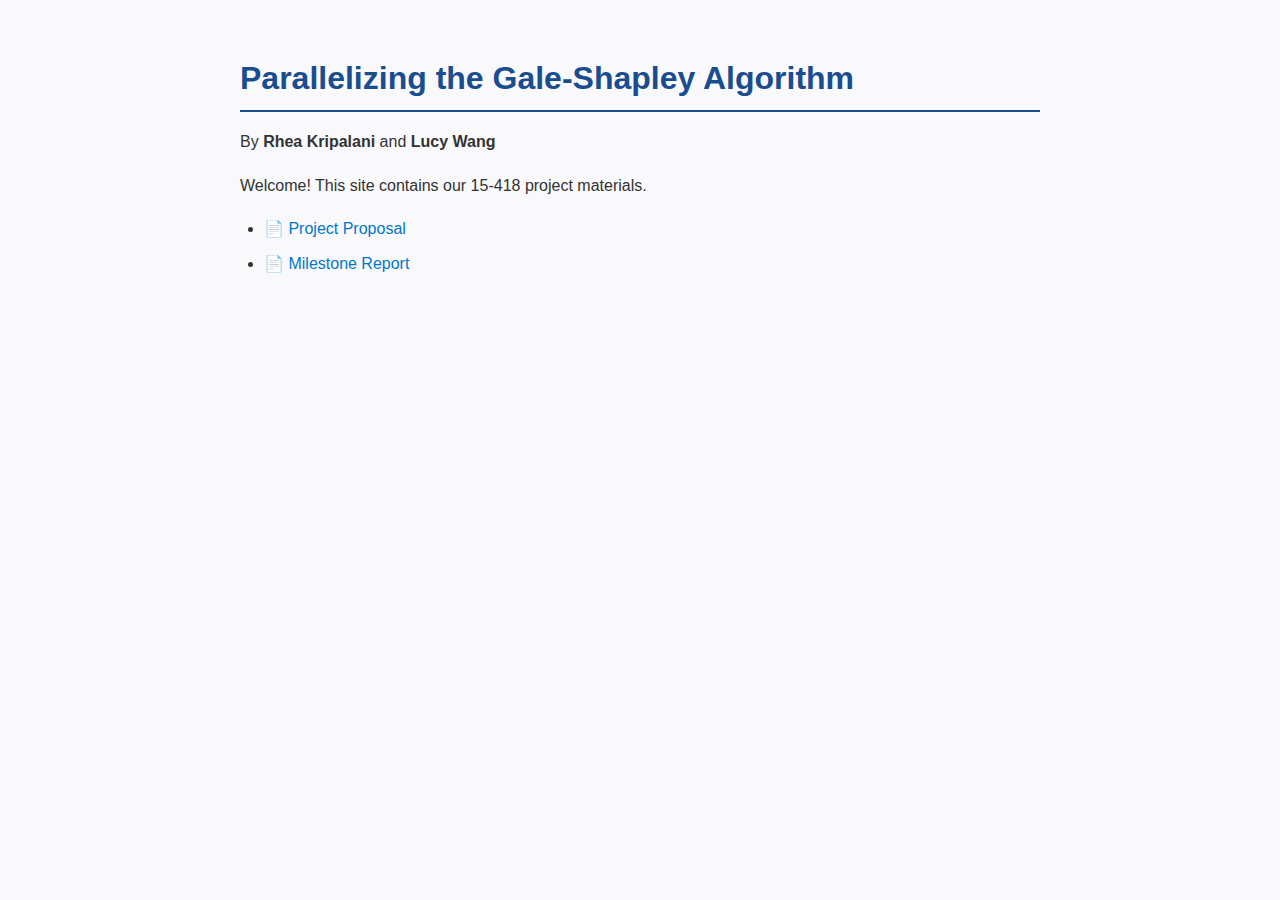
<file: index.html>
<!DOCTYPE html>
<html lang="en">
<head>
  <meta charset="UTF-8">
  <title>Gale-Shapley Project</title>
  <link rel="stylesheet" href="style.css">
</head>
<body>
  <h1>Parallelizing the Gale-Shapley Algorithm</h1>
  <p>By <strong>Rhea Kripalani</strong> and <strong>Lucy Wang</strong></p>

  <p>Welcome! This site contains our 15-418 project materials.</p>
  
  <ul>
    <li><a href="proposal.html">📄 Project Proposal</a></li>
    <li><a href="milestone.html">📄 Milestone Report</a></li>
  </ul>
</body>
</html>
</file>
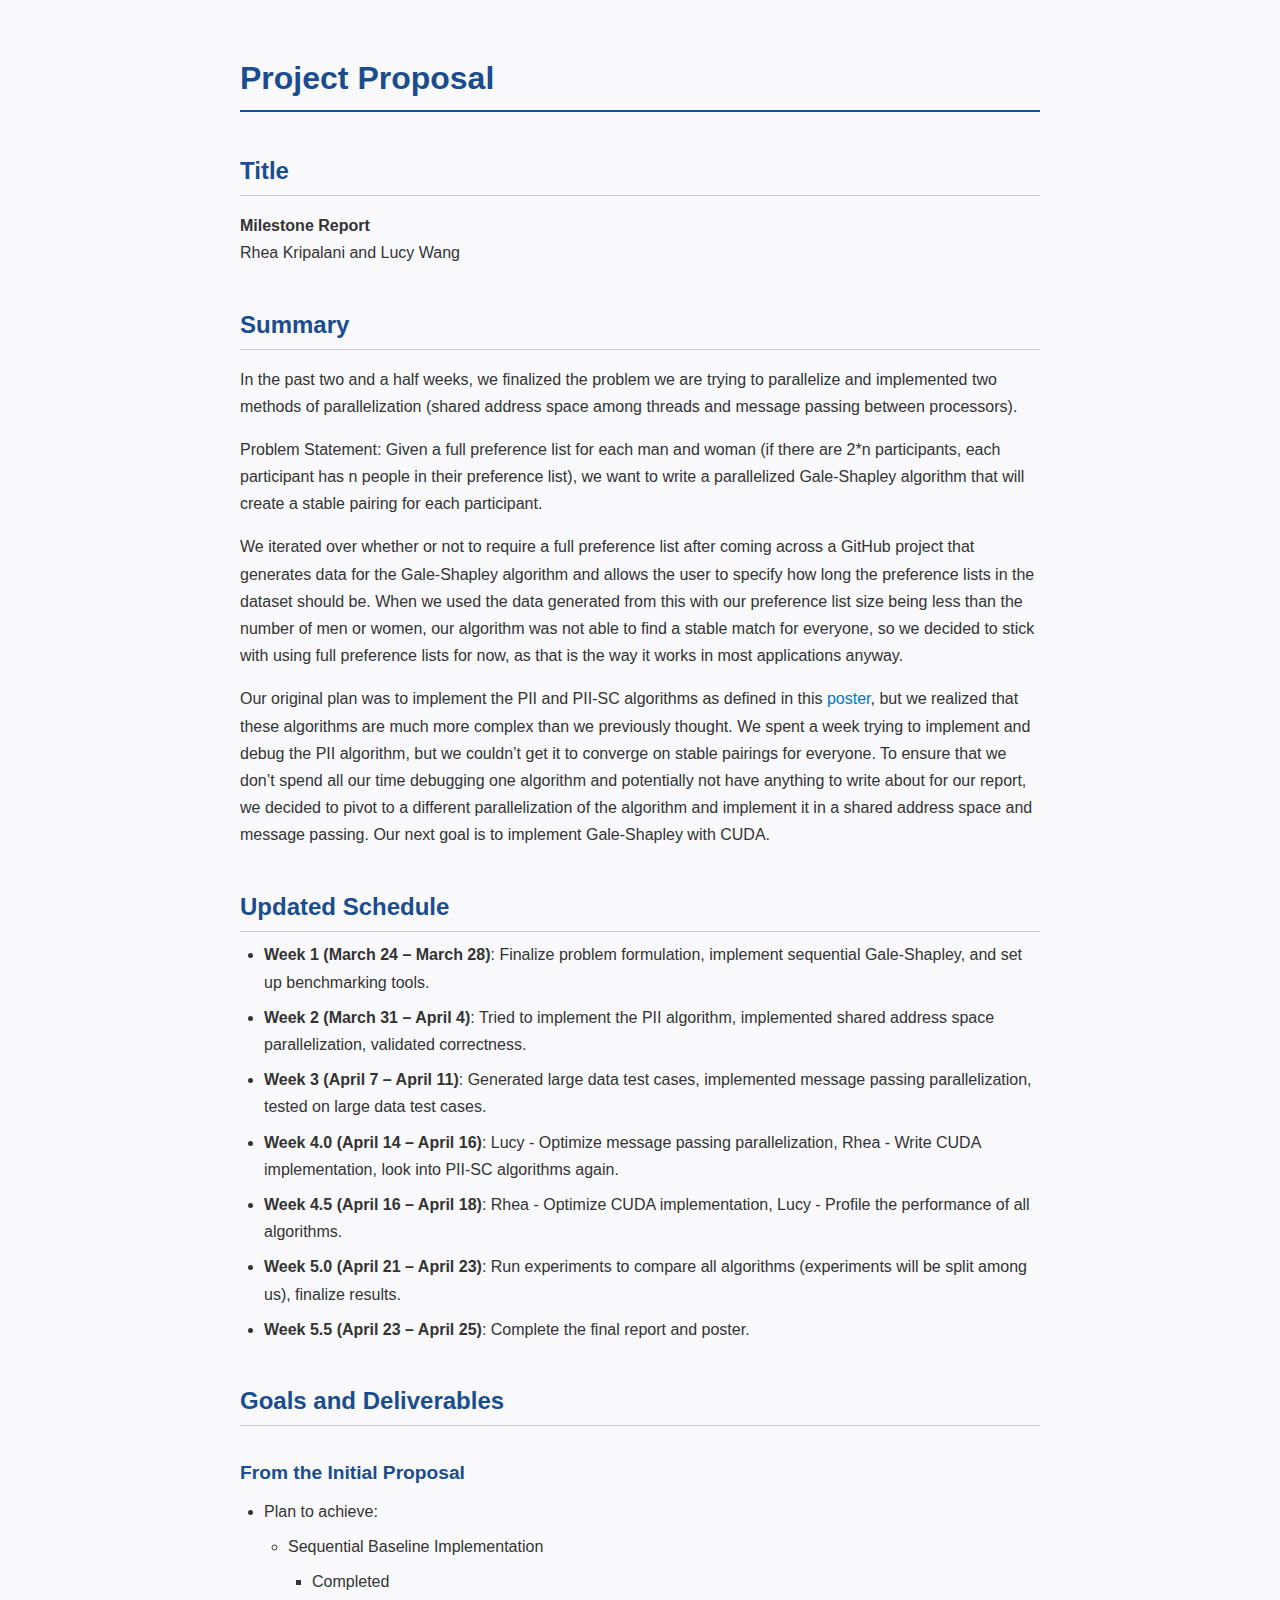
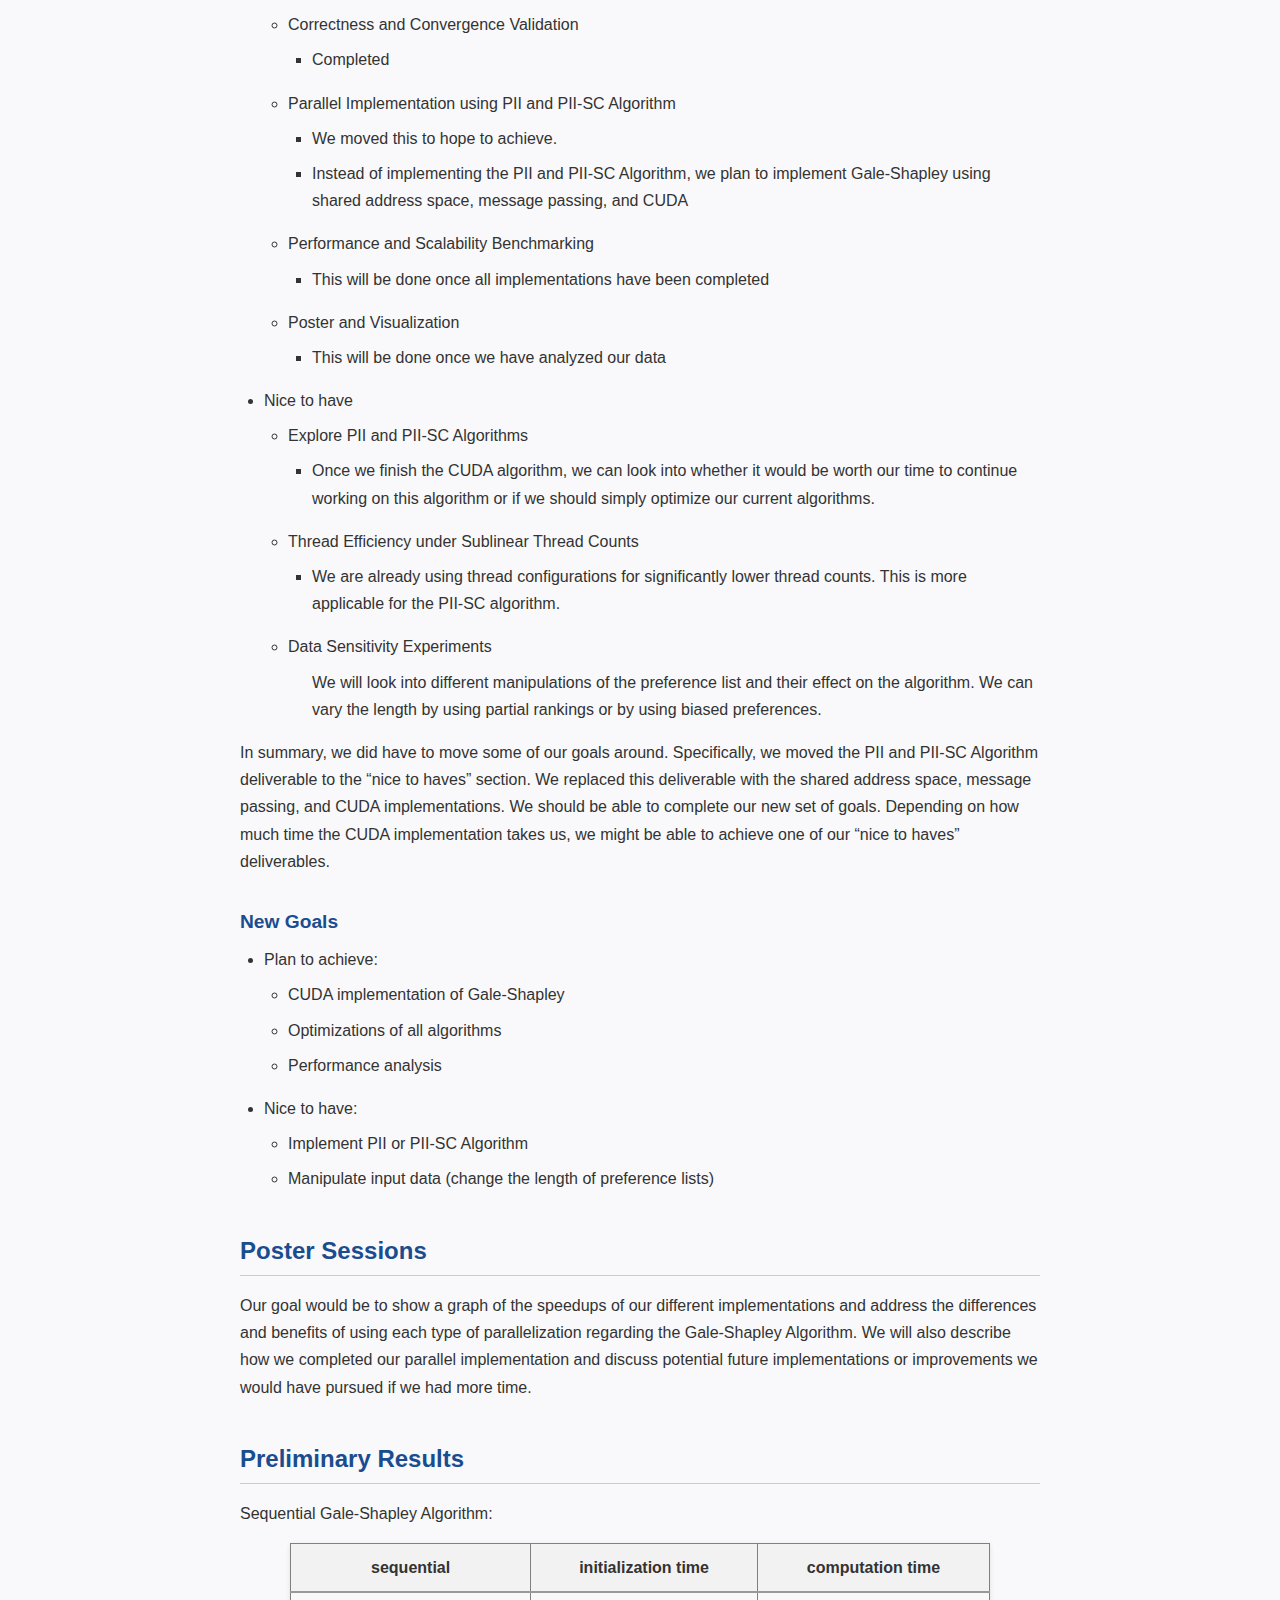
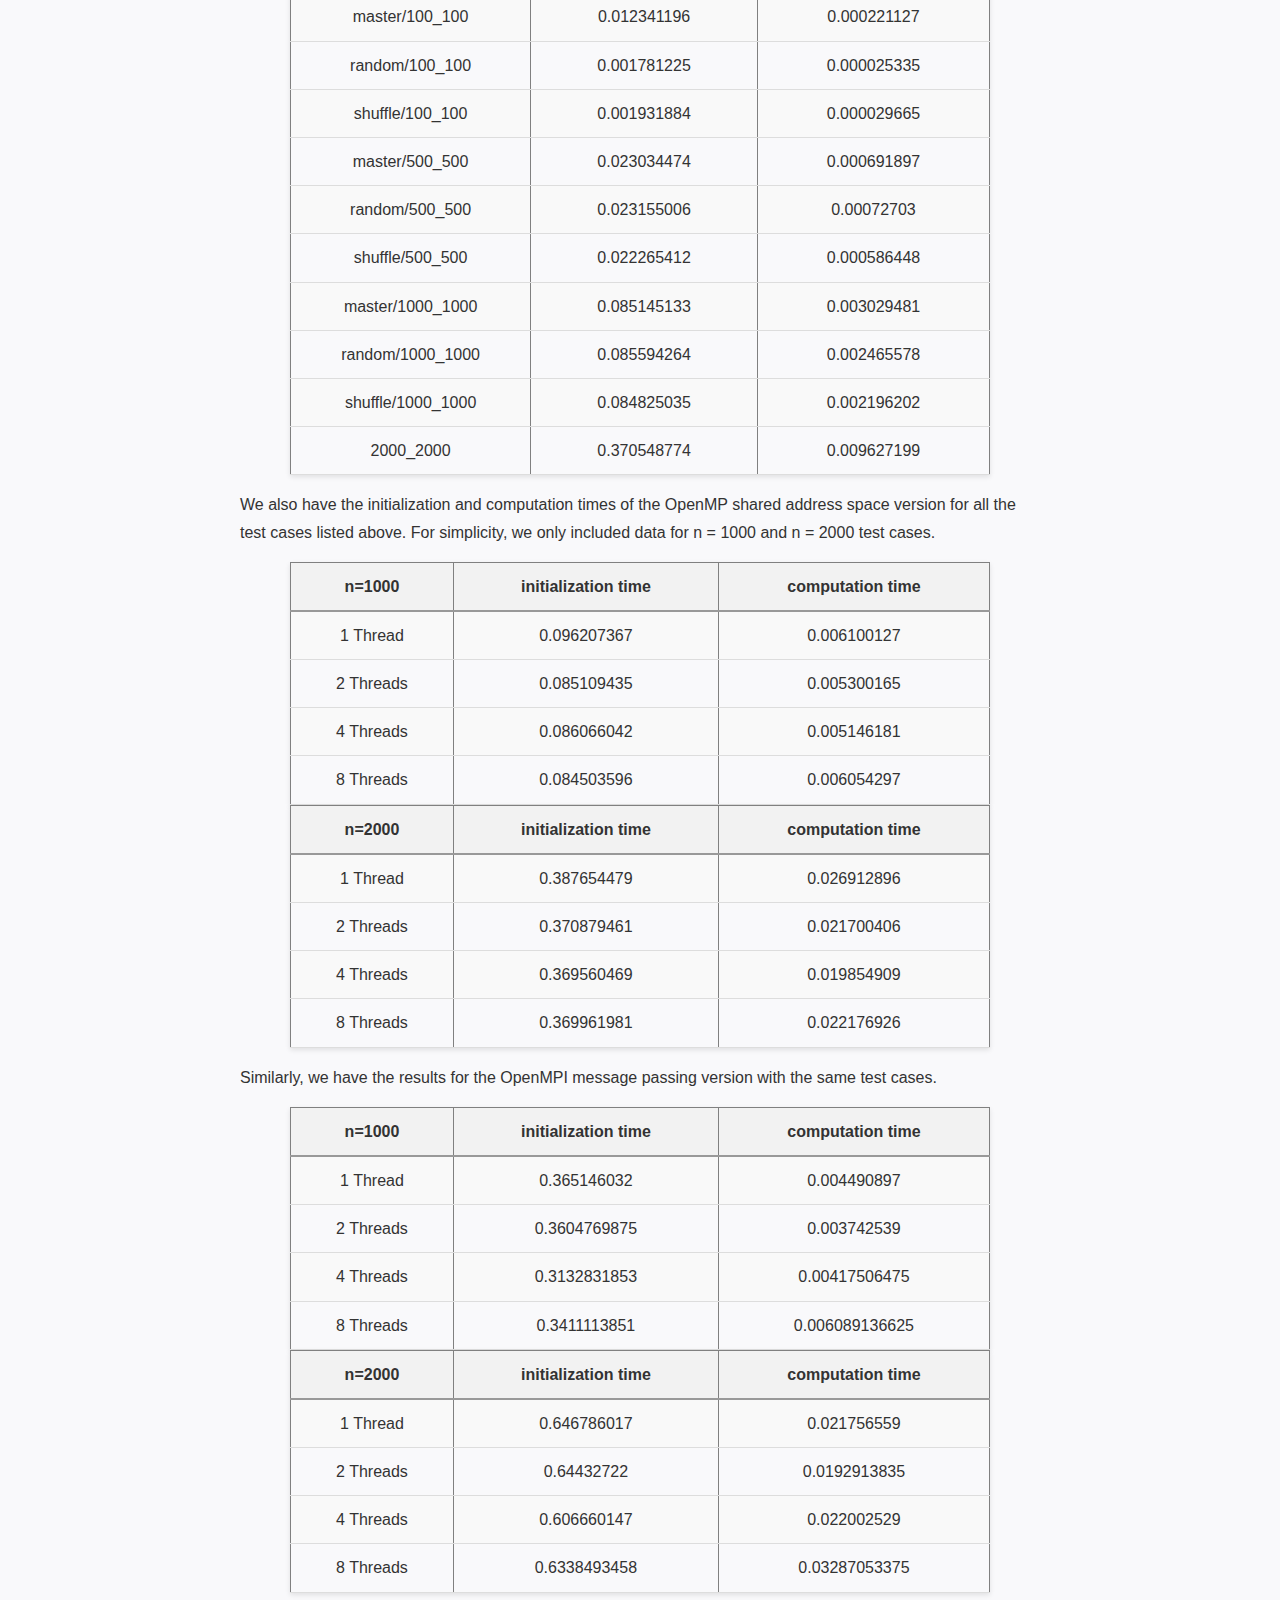
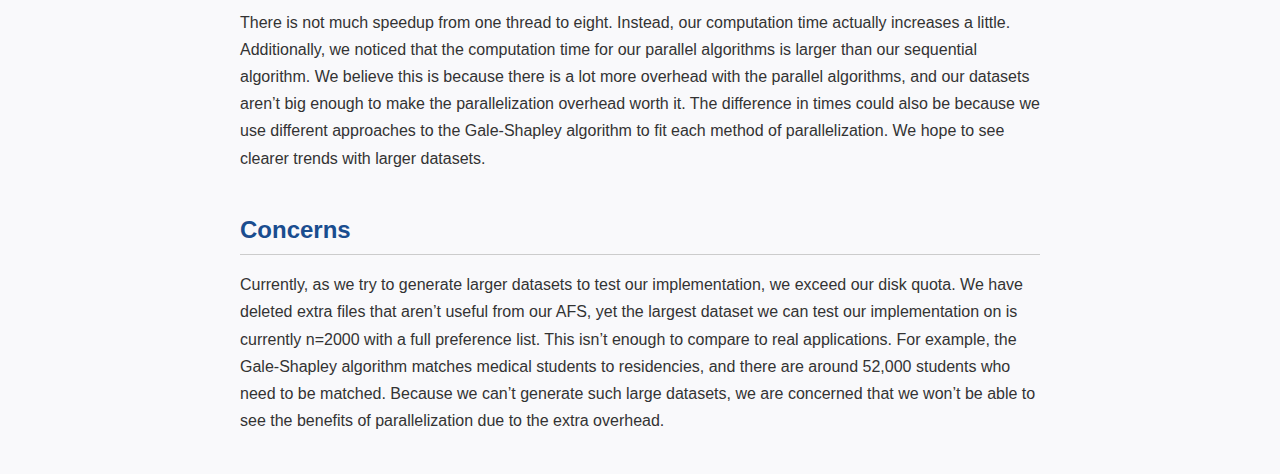
<file: milestone.html>
<!DOCTYPE html>
<html lang="en">
<head>
  <meta charset="UTF-8">
  <title>Milestone Report - Gale-Shapley</title>
  <link rel="stylesheet" href="style.css">
</head>
<body>
  <h1>Project Proposal</h1>

  <h2>Title</h2>
  <p><strong>Milestone Report</strong><br>
  Rhea Kripalani and Lucy Wang</p>

  <h2>Summary</h2>
  <p>In the past two and a half weeks, we finalized the problem we are trying to parallelize and implemented two methods of parallelization (shared address space among threads and message passing between processors). </p>
  <p>Problem Statement: Given a full preference list for each man and woman (if there are 2*n participants, each participant has n people in their preference list), we want to write a parallelized Gale-Shapley algorithm that will create a stable pairing for each participant. </p>
  <p>We iterated over whether or not to require a full preference list after coming across a GitHub project that generates data for the Gale-Shapley algorithm and allows the user to specify how long the preference lists in the dataset should be. When we used the data generated from this with our preference list size being less than the number of men or women, our algorithm was not able to find a stable match for everyone, so we decided to stick with using full preference lists for now, as that is the way it works in most applications anyway.</p>
  <p>Our original plan was to implement the PII and PII-SC algorithms as defined in this <a href="https://github.com/bryancjones/gale-shapley">poster</a>, but we realized that these algorithms are much more complex than we previously thought. We spent a week trying to implement and debug the PII algorithm, but we couldn’t get it to converge on stable pairings for everyone. To ensure that we don’t spend all our time debugging one algorithm and potentially not have anything to write about for our report, we decided to pivot to a different parallelization of the algorithm and implement it in a shared address space and message passing. Our next goal is to implement Gale-Shapley with CUDA. </p>

  <h2>Updated Schedule</h2>
  <ul>
    <li><strong>Week 1 (March 24 – March 28)</strong>: Finalize problem formulation, implement sequential Gale-Shapley, and set up benchmarking tools.</li>
    <li><strong>Week 2 (March 31 – April 4)</strong>: Tried to implement the PII algorithm, implemented shared address space parallelization, validated correctness.</li>
    <li><strong>Week 3 (April 7 – April 11)</strong>: Generated large data test cases, implemented message passing parallelization, tested on large data test cases.</li>
    <li><strong>Week 4.0 (April 14 – April 16)</strong>: Lucy - Optimize message passing parallelization, Rhea - Write CUDA implementation, look into PII-SC algorithms again.</li>
    <li><strong>Week 4.5 (April 16 – April 18)</strong>: Rhea - Optimize CUDA implementation, Lucy - Profile the performance of all algorithms.</li>
    <li><strong>Week 5.0 (April 21 – April 23)</strong>: Run experiments to compare all algorithms (experiments will be split among us), finalize results.</li>
    <li><strong>Week 5.5 (April 23 – April 25)</strong>: Complete the final report and poster.</li>
    
  </ul>
  
  <h2>Goals and Deliverables</h2>

  <h3>From the Initial Proposal</h3>
  <ul>
    <li>Plan to achieve:</li>
    <ul>
      <li>Sequential Baseline Implementation</li>
      <ul>
        <li>Completed</li>
      </ul>
      <li>Correctness and Convergence Validation</li>
      <ul>
        <li>Completed</li>
      </ul>
      <li>Parallel Implementation using PII and PII-SC Algorithm</li>
      <ul>
        <li>We moved this to hope to achieve.</li>
        <li>Instead of implementing the PII and PII-SC Algorithm, we plan to implement Gale-Shapley using shared address space, message passing, and CUDA</li>
      </ul>
      <li>Performance and Scalability Benchmarking</li>
      <ul>
        <li>This will be done once all implementations have been completed</li>
      </ul>
      <li>Poster and Visualization</li>
      <ul>
        <li>This will be done once we have analyzed our data</li>
      </ul>
    </ul>
    <li>Nice to have</li>
    <ul>
      <li>Explore PII and PII-SC Algorithms</li>
      <ul>
        <li>Once we finish the CUDA algorithm, we can look into whether it would be worth our time to continue working on this algorithm or if we should simply optimize our current algorithms.</li>
      </ul>
      <li>Thread Efficiency under Sublinear Thread Counts</li>
      <ul>
        <li>We are already using thread configurations for significantly lower thread counts. This is more applicable for the PII-SC algorithm.</li>
      </ul>
      <li>Data Sensitivity Experiments</li>
      <ul>We will look into different manipulations of the preference list and their effect on the algorithm. We can vary the length by using partial rankings or by using biased preferences.</ul>
    </ul>
  </ul>
  <p>In summary, we did have to move some of our goals around. Specifically, we moved the PII and PII-SC Algorithm deliverable to the “nice to haves” section. We replaced this deliverable with the shared address space, message passing, and CUDA implementations. We should be able to complete our new set of goals. Depending on how much time the CUDA implementation takes us, we might be able to achieve one of our “nice to haves” deliverables.</p>

  <h3>New Goals</h3>
  <ul>
    <li>Plan to achieve:</li>
    <ul>
      <li>CUDA implementation of Gale-Shapley</li>
      <li>Optimizations of all algorithms</li>
      <li>Performance analysis</li>
    </ul>
    <li>Nice to have:</li>
    <ul>
      <li>Implement PII or PII-SC Algorithm</li>
      <li>Manipulate input data (change the length of preference lists)</li>
    </ul>
  </ul>

  <h2>Poster Sessions</h2>
  <p>Our goal would be to show a graph of the speedups of our different implementations and address the differences and benefits of using each type of parallelization regarding the Gale-Shapley Algorithm. We will also describe how we completed our parallel implementation and discuss potential future implementations or improvements we would have pursued if we had more time.</p>

  <h2>Preliminary Results</h2>
  <p>Sequential Gale-Shapley Algorithm:</p>
  <table border="1">
    <tr>
    <th><strong>sequential</strong></th>
    <th>initialization time</th>
    <th>computation time</th>
    </tr>
    <tr><td>master/100_100</td><td>0.012341196</td><td>0.000221127</td></tr>
    <tr><td>random/100_100</td><td>0.001781225</td><td>0.000025335</td></tr>
    <tr><td>shuffle/100_100</td><td>0.001931884</td><td>0.000029665</td></tr>
    <tr><td>master/500_500</td><td>0.023034474</td><td>0.000691897</td></tr>
    <tr><td>random/500_500</td><td>0.023155006</td><td>0.00072703</td></tr>
    <tr><td>shuffle/500_500</td><td>0.022265412</td><td>0.000586448</td></tr>
    <tr><td>master/1000_1000</td><td>0.085145133</td><td>0.003029481</td></tr>
    <tr><td>random/1000_1000</td><td>0.085594264</td><td>0.002465578</td></tr>
    <tr><td>shuffle/1000_1000</td><td>0.084825035</td><td>0.002196202</td></tr>
    <tr><td>2000_2000</td><td>0.370548774</td><td>0.009627199</td></tr>
  </table>
  <p>We also have the initialization and computation times of the OpenMP shared address space version for all the test cases listed above. For simplicity, we only included data for n = 1000 and n = 2000 test cases.</p>
  <table border="1">
    <tr>
      <th>n=1000</th>
      <th>initialization time</th>
      <th>computation time</th>
    </tr>
    <tr><td>1 Thread</td><td>0.096207367</td><td>0.006100127</td></tr>
    <tr><td>2 Threads</td><td>0.085109435</td><td>0.005300165</td></tr>
    <tr><td>4 Threads</td><td>0.086066042</td><td>0.005146181</td></tr>
    <tr><td>8 Threads</td><td>0.084503596</td><td>0.006054297</td></tr>
  </table>

  <table border="1">
    <tr>
      <th>n=2000</th>
      <th>initialization time</th>
      <th>computation time</th>
    </tr>
    <tr><td>1 Thread</td><td>0.387654479</td><td>0.026912896</td></tr>
    <tr><td>2 Threads</td><td>0.370879461</td><td>0.021700406</td></tr>
    <tr><td>4 Threads</td><td>0.369560469</td><td>0.019854909</td></tr>
    <tr><td>8 Threads</td><td>0.369961981</td><td>0.022176926</td></tr>
  </table>
  <p>Similarly, we have the results for the OpenMPI message passing version with the same test cases.</p>
  <table border="1">
    <tr>
      <th>n=1000</th>
      <th>initialization time</th>
      <th>computation time</th>
    </tr>
    <tr><td>1 Thread</td><td>0.365146032</td><td>0.004490897</td></tr>
    <tr><td>2 Threads</td><td>0.3604769875</td><td>0.003742539</td></tr>
    <tr><td>4 Threads</td><td>0.3132831853</td><td>0.00417506475</td></tr>
    <tr><td>8 Threads</td><td>0.3411113851</td><td>0.006089136625</td></tr>
  </table>

  <table border="1">
    <tr>
      <th>n=2000</th>
      <th>initialization time</th>
      <th>computation time</th>
    </tr>
    <tr><td>1 Thread</td><td>0.646786017</td><td>0.021756559</td></tr>
    <tr><td>2 Threads</td><td>0.64432722</td><td>0.0192913835</td></tr>
    <tr><td>4 Threads</td><td>0.606660147</td><td>0.022002529</td></tr>
    <tr><td>8 Threads</td><td>0.6338493458</td><td>0.03287053375</td></tr>
  </table>
  <p>There is not much speedup from one thread to eight. Instead, our computation time actually increases a little. Additionally, we noticed that the computation time for our parallel algorithms is larger than our sequential algorithm. We believe this is because there is a lot more overhead with the parallel algorithms, and our datasets aren’t big enough to make the parallelization overhead worth it. The difference in times could also be because we use different approaches to the Gale-Shapley algorithm to fit each method of parallelization. We hope to see clearer trends with larger datasets.</p>

  <h2>Concerns</h2>
  <p>Currently, as we try to generate larger datasets to test our implementation, we exceed our disk quota. We have deleted extra files that aren’t useful from our AFS, yet the largest dataset we can test our implementation on is currently n=2000 with a full preference list. This isn’t enough to compare to real applications. For example, the Gale-Shapley algorithm matches medical students to residencies, and there are around 52,000 students who need to be matched. Because we can’t generate such large datasets, we are concerned that we won’t be able to see the benefits of parallelization due to the extra overhead.</p>
  

</body>
</html>
</file>
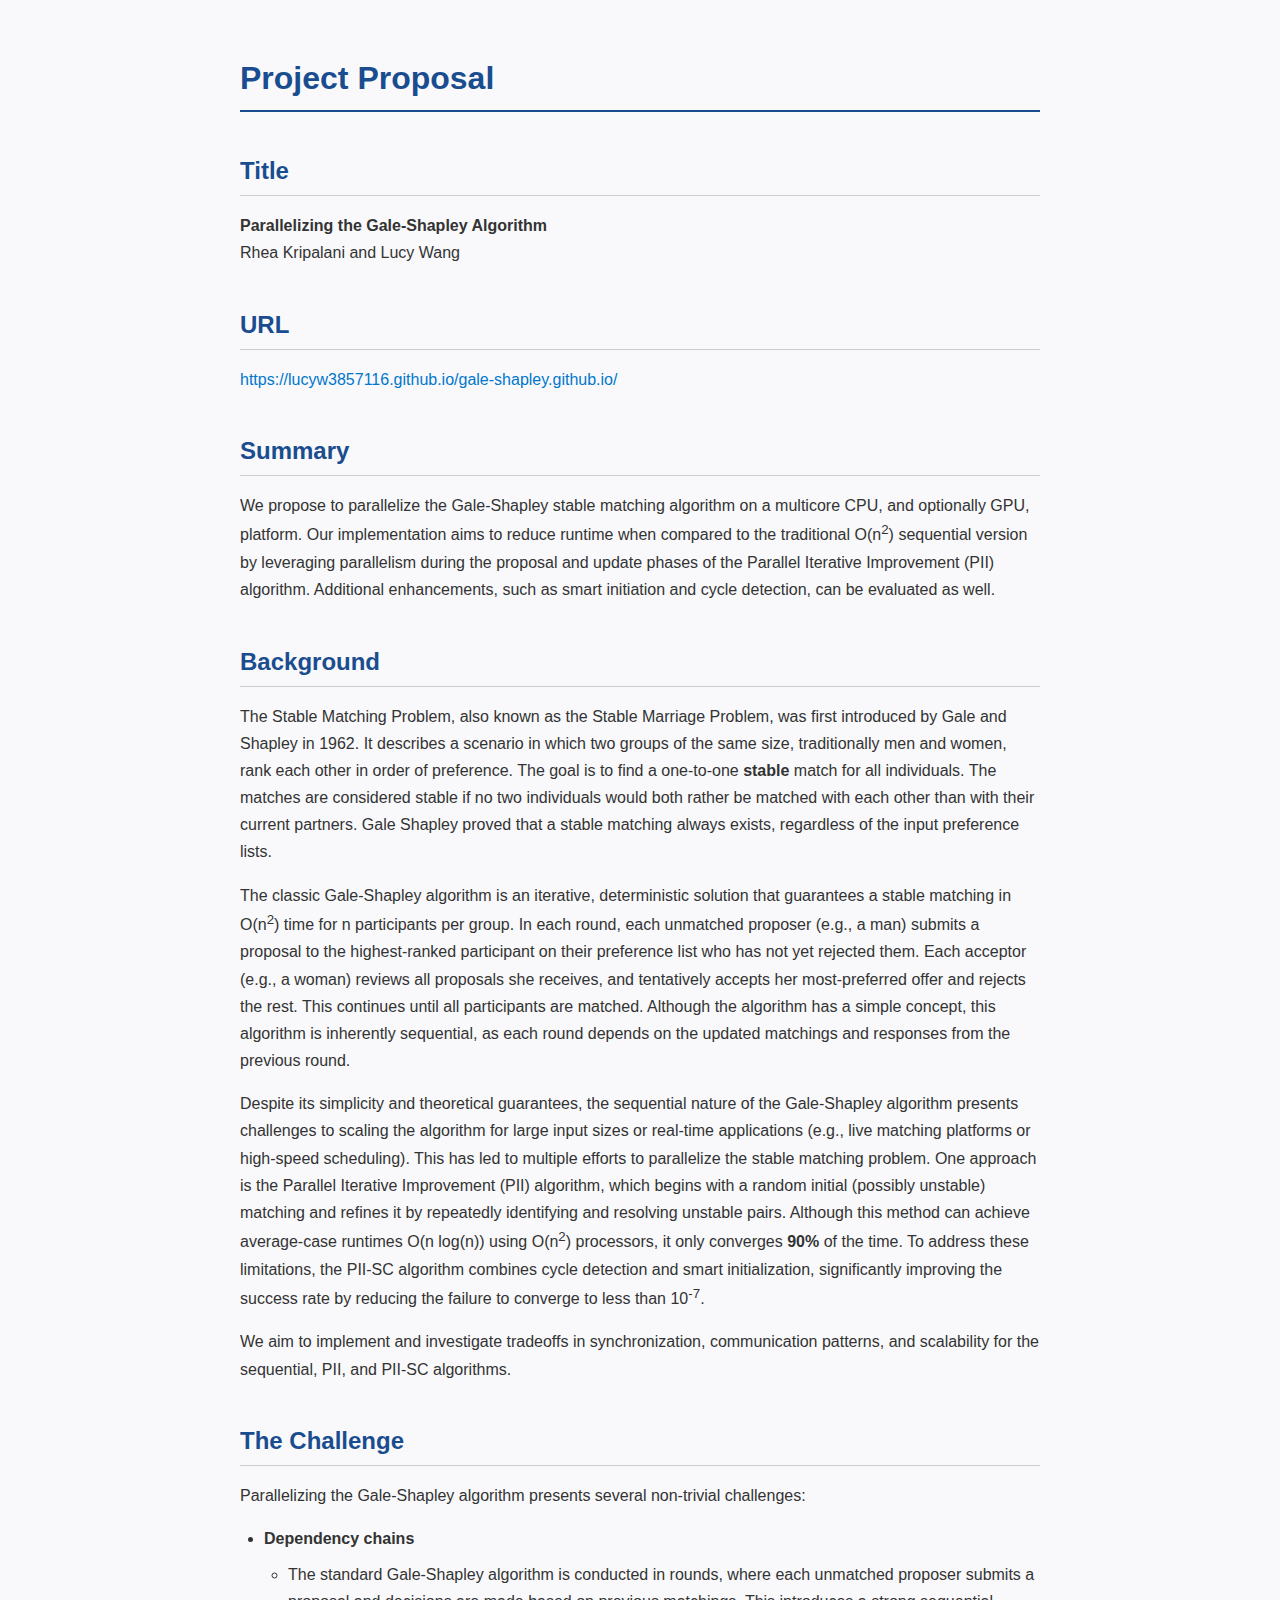
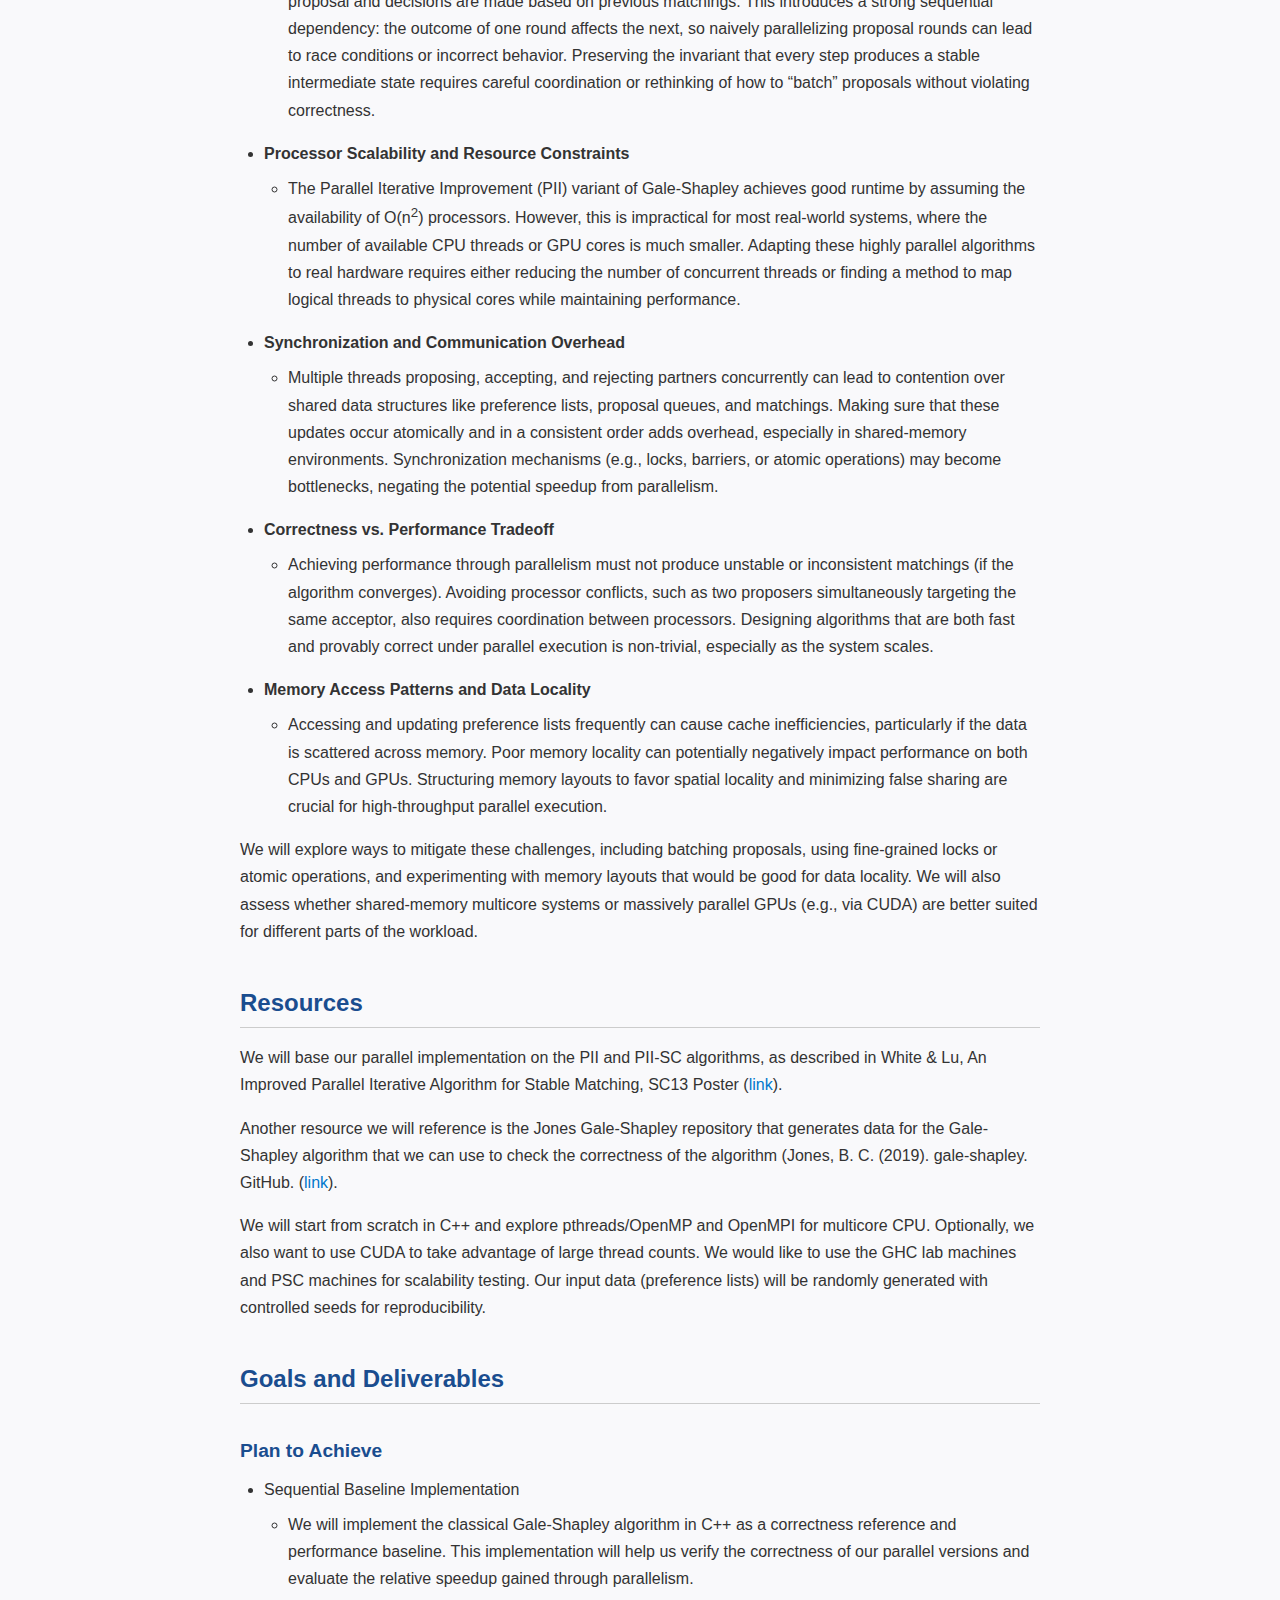
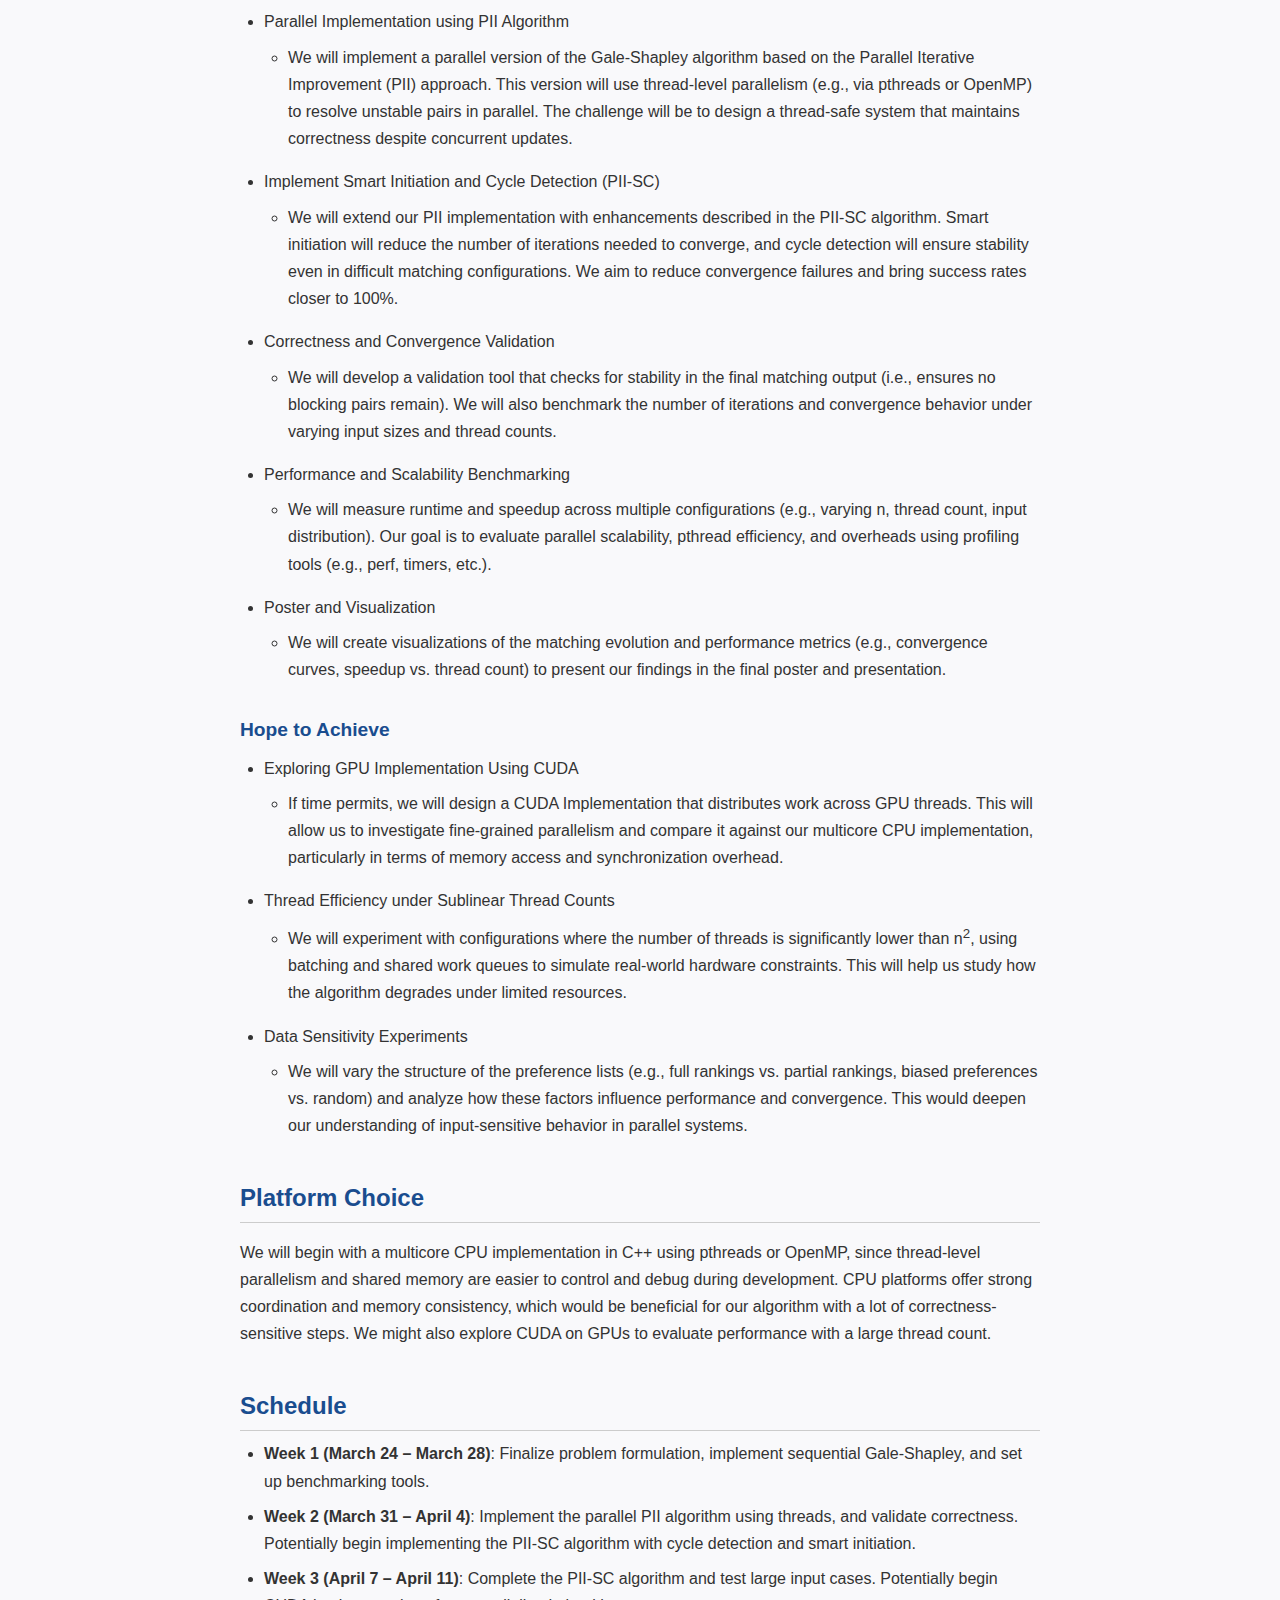
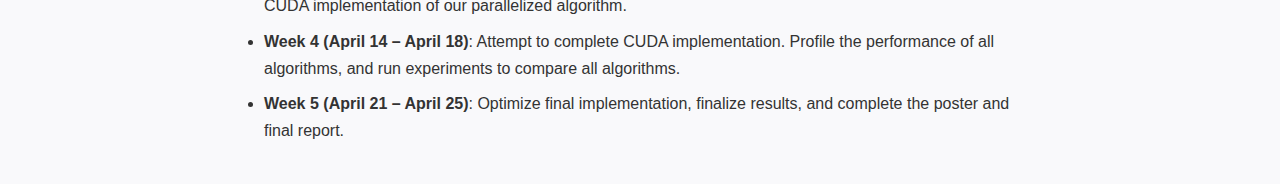
<file: proposal.html>
<!DOCTYPE html>
<html lang="en">
<head>
  <meta charset="UTF-8">
  <title>Project Proposal - Gale-Shapley</title>
  <link rel="stylesheet" href="style.css">
</head>
<body>
  <h1>Project Proposal</h1>

  <h2>Title</h2>
  <p><strong>Parallelizing the Gale-Shapley Algorithm</strong><br>
  Rhea Kripalani and Lucy Wang</p>

  <h2>URL</h2>
  <p><a href="https://lucyw3857116.github.io/gale-shapley.github.io/">https://lucyw3857116.github.io/gale-shapley.github.io/</a></p>

  <h2>Summary</h2>
  <p>We propose to parallelize the Gale-Shapley stable matching algorithm on a multicore CPU, and optionally GPU, platform. Our implementation aims to reduce runtime when compared to the traditional O(n<sup>2</sup>) sequential version by leveraging parallelism during the proposal and update phases of the Parallel Iterative Improvement (PII) algorithm. Additional enhancements, such as smart initiation and cycle detection, can be evaluated as well. </p>
  <h2>Background</h2>
  <p>The Stable Matching Problem, also known as the Stable Marriage Problem, was first introduced by Gale and Shapley in 1962. It describes a scenario in which two groups of the same size, traditionally men and women, rank each other in order of preference. The goal is to find a one-to-one <b>stable</b> match for all individuals. The matches are considered stable if no two individuals would both rather be matched with each other than with their current partners. Gale Shapley proved that a stable matching always exists, regardless of the input preference lists.</p>

  <p>The classic Gale-Shapley algorithm is an iterative, deterministic solution that guarantees a stable matching in O(n<sup>2</sup>) time for n participants per group. In each round, each unmatched proposer (e.g., a man) submits a proposal to the highest-ranked participant on their preference list who has not yet rejected them. Each acceptor (e.g., a woman) reviews all proposals she receives, and tentatively accepts her most-preferred offer and rejects the rest. This continues until all participants are matched. Although the algorithm has a simple concept, this algorithm is inherently sequential, as each round depends on the updated matchings and responses from the previous round. </p>

  <p>Despite its simplicity and theoretical guarantees, the sequential nature of the Gale-Shapley algorithm presents challenges to scaling the algorithm for large input sizes or real-time applications (e.g., live matching platforms or high-speed scheduling). This has led to multiple efforts to parallelize the stable matching problem. One approach is the Parallel Iterative Improvement (PII) algorithm, which begins with a random initial (possibly unstable) matching and refines it by repeatedly identifying and resolving unstable pairs. Although this method can achieve average-case runtimes O(n log(n)) using O(n<sup>2</sup>) processors, it only converges <b>90%</b> of the time. To address these limitations, the PII-SC algorithm combines cycle detection and smart initialization, significantly improving the success rate by reducing the failure to converge to less than 10<sup>-7</sup>.</p>

  <p>We aim to implement and investigate tradeoffs in synchronization, communication patterns, and scalability for the sequential, PII, and PII-SC algorithms. </p>

  <h2>The Challenge</h2>
  <p>Parallelizing the Gale-Shapley algorithm presents several non-trivial challenges:</p>
  <ul>
    <li><strong>Dependency chains</strong></li>
      <ul>
        <li>The standard Gale-Shapley algorithm is conducted in rounds, where each unmatched proposer submits a proposal and decisions are made based on previous matchings. This introduces a strong sequential dependency: the outcome of one round affects the next, so naively parallelizing proposal rounds can lead to race conditions or incorrect behavior. Preserving the invariant that every step produces a stable intermediate state requires careful coordination or rethinking of how to “batch” proposals without violating correctness.</li>
      </ul>
    <li><strong>Processor Scalability and Resource Constraints</strong></li>
      <ul>
        <li>The Parallel Iterative Improvement (PII) variant of Gale-Shapley achieves good runtime by assuming the availability of O(n<sup>2</sup>) processors. However, this is impractical for most real-world systems, where the number of available CPU threads or GPU cores is much smaller. Adapting these highly parallel algorithms to real hardware requires either reducing the number of concurrent threads or finding a method to map logical threads to physical cores while maintaining performance.</li>
      </ul>
    <li><strong>Synchronization and Communication Overhead</strong></li>
      <ul>
        <li>Multiple threads proposing, accepting, and rejecting partners concurrently can lead to contention over shared data structures like preference lists, proposal queues, and matchings. Making sure that these updates occur atomically and in a consistent order adds overhead, especially in shared-memory environments. Synchronization mechanisms (e.g., locks, barriers, or atomic operations) may become bottlenecks, negating the potential speedup from parallelism.</li>
      </ul>
    </li>
    <li><strong>Correctness vs. Performance Tradeoff</strong></li>
      <ul>
        <li>Achieving performance through parallelism must not produce unstable or inconsistent matchings (if the algorithm converges). Avoiding processor conflicts, such as two proposers simultaneously targeting the same acceptor, also requires coordination between processors. Designing algorithms that are both fast and provably correct under parallel execution is non-trivial, especially as the system scales.</li>
      </ul>
    <li><strong>Memory Access Patterns and Data Locality</strong></li>
      <ul>
        <li>Accessing and updating preference lists frequently can cause cache inefficiencies, particularly if the data is scattered across memory. Poor memory locality can potentially negatively impact performance on both CPUs and GPUs. Structuring memory layouts to favor spatial locality and minimizing false sharing are crucial for high-throughput parallel execution.</li>
      </ul>
  </ul>
  <p>We will explore ways to mitigate these challenges, including batching proposals, using fine-grained locks or atomic operations, and experimenting with memory layouts that would be good for data locality. We will also assess whether shared-memory multicore systems or massively parallel GPUs (e.g., via CUDA) are better suited for different parts of the workload. </p>

  <h2>Resources</h2>
  <p>We will base our parallel implementation on the PII and PII-SC algorithms, as described in White & Lu, An Improved Parallel Iterative Algorithm for Stable Matching, SC13 Poster (<a href="https://sc13.supercomputing.org/sites/default/files/PostersArchive/tech_posters/post302s2-file2.pdf">link</a>).</p>
  <p>Another resource we will reference is the Jones Gale-Shapley repository that generates data for the Gale-Shapley algorithm that we can use to check the correctness of the algorithm (Jones, B. C. (2019). gale-shapley. GitHub. (<a href="https://github.com/bryancjones/gale-shapley">link</a>).</p>
  <p>We will start from scratch in C++ and explore pthreads/OpenMP and OpenMPI for multicore CPU. Optionally, we also want to use CUDA to take advantage of large thread counts. We would like to use the GHC lab machines and PSC machines for scalability testing. Our input data (preference lists) will be randomly generated with controlled seeds for reproducibility.</p>

  <h2>Goals and Deliverables</h2>

  <h3>Plan to Achieve</h3>
  <ul>
    <li>Sequential Baseline Implementation</li>
    <ul>
      <li>We will implement the classical Gale-Shapley algorithm in C++ as a correctness reference and performance baseline. This implementation will help us verify the correctness of our parallel versions and evaluate the relative speedup gained through parallelism.</li>
    </ul>
    <li>Parallel Implementation using PII Algorithm</li>
    <ul>
      <li>We will implement a parallel version of the Gale-Shapley algorithm based on the Parallel Iterative Improvement (PII) approach. This version will use thread-level parallelism (e.g., via pthreads or OpenMP) to resolve unstable pairs in parallel. The challenge will be to design a thread-safe system that maintains correctness despite concurrent updates. </li>
    </ul>
    <li>Implement Smart Initiation and Cycle Detection (PII-SC)</li>
    <ul>
      <li>We will extend our PII implementation with enhancements described in the PII-SC algorithm. Smart initiation will reduce the number of iterations needed to converge, and cycle detection will ensure stability even in difficult matching configurations. We aim to reduce convergence failures and bring success rates closer to 100%.</li>
    </ul>
    <li>Correctness and Convergence Validation</li>
    <ul>
      <li>We will develop a validation tool that checks for stability in the final matching output (i.e., ensures no blocking pairs remain). We will also benchmark the number of iterations and convergence behavior under varying input sizes and thread counts.</li>
    </ul>
    <li>Performance and Scalability Benchmarking</li>
    <ul>
      <li>We will measure runtime and speedup across multiple configurations (e.g., varying n, thread count, input distribution). Our goal is to evaluate parallel scalability, pthread efficiency, and overheads using profiling tools (e.g., perf, timers, etc.).</li>
    </ul>
    <li>Poster and Visualization</li>
    <ul>
      <li>We will create visualizations of the matching evolution and performance metrics (e.g., convergence curves, speedup vs. thread count) to present our findings in the final poster and presentation.</li>
    </ul>
  </ul>

  <h3>Hope to Achieve</h3>
  <ul>
    <li>Exploring GPU Implementation Using CUDA</li>
    <ul>
      <li>If time permits, we will design a CUDA Implementation that distributes work across GPU threads. This will allow us to investigate fine-grained parallelism and compare it against our multicore CPU implementation, particularly in terms of memory access and synchronization overhead. </li>
    </ul>
    <li>Thread Efficiency under Sublinear Thread Counts</li>
    <ul>
      <li>We will experiment with configurations where the number of threads is significantly lower than n<sup>2</sup>, using batching and shared work queues to simulate real-world hardware constraints. This will help us study how the algorithm degrades under limited resources. </li>
    </ul>
    <li>Data Sensitivity Experiments</li>
    <ul>
      <li>We will vary the structure of the preference lists (e.g., full rankings vs. partial rankings, biased preferences vs. random) and analyze how these factors influence performance and convergence. This would deepen our understanding of input-sensitive behavior in parallel systems.</li>
    </ul>
  </ul>

  <h2>Platform Choice</h2>
  <p>We will begin with a multicore CPU implementation in C++ using pthreads or OpenMP, since thread-level parallelism and shared memory are easier to control and debug during development. CPU platforms offer strong coordination and memory consistency, which would be beneficial for our algorithm with a lot of correctness-sensitive steps. We might also explore CUDA on GPUs to evaluate performance with a large thread count.</p>

  <h2>Schedule</h2>
  <ul>
    <li><strong>Week 1 (March 24 – March 28)</strong>: Finalize problem formulation, implement sequential Gale-Shapley, and set up benchmarking tools.</li>
    <li><strong>Week 2 (March 31 – April 4)</strong>: Implement the parallel PII algorithm using threads, and validate correctness. Potentially begin implementing the PII-SC algorithm with cycle detection and smart initiation.</li>
    <li><strong>Week 3 (April 7 – April 11)</strong>: Complete the PII-SC algorithm and test large input cases. Potentially begin CUDA implementation of our parallelized algorithm.</li>
    <li><strong>Week 4 (April 14 – April 18)</strong>: Attempt to complete CUDA implementation. Profile the performance of all algorithms, and run experiments to compare all algorithms.</li>
    <li><strong>Week 5 (April 21 – April 25)</strong>: Optimize final implementation, finalize results, and complete the poster and final report.</li>
  </ul>

</body>
</html>
</file>
<file: style.css>
/* GENERAL STYLING */
body {
  font-family: "Helvetica Neue", Arial, sans-serif;
  background-color: #f9f9fb;
  color: #333;
  max-width: 800px;
  margin: 40px auto;
  padding: 0 20px;
  line-height: 1.7;
}

h1, h2, h3 {
  color: #1a4d8f;
  margin-top: 1.6em;
  margin-bottom: 0.4em;
}

h1 {
  font-size: 2rem;
  border-bottom: 2px solid #1a4d8f;
  padding-bottom: 0.3rem;
}

h2 {
  font-size: 1.5rem;
  border-bottom: 1px solid #ccc;
  padding-bottom: 0.2rem;
}

h3 {
  font-size: 1.2rem;
}
table {
  border-collapse: collapse;
  width: 100%;
  max-width: 700px;
  margin: 0 auto;
  box-shadow: 0 2px 5px rgba(0, 0, 0, 0.1);
}

th, td {
  text-align: center;
  padding: 10px;
}

th {
  background-color: #f2f2f2;
  font-weight: bold;
  border-bottom: 2px solid #999;
}

tr:nth-child(even) {
  background-color: #f9f9f9;
}

td {
  border-bottom: 1px solid #ddd;
}

tr:hover {
  background-color: #e6f7ff;
}
a {
  color: #0077cc;
  text-decoration: none;
}

a:hover {
  text-decoration: underline;
}

ul, ol {
  padding-left: 1.5em;
  margin-top: 0.5em;
  margin-bottom: 1em;
}

li {
  margin-bottom: 0.5em;
}

code {
  background: #f4f4f4;
  font-family: monospace;
  padding: 0.2em 0.4em;
  border-radius: 4px;
}

pre {
  background: #f4f4f4;
  padding: 1em;
  overflow-x: auto;
  border-radius: 4px;
}

blockquote {
  margin: 1em 0;
  padding: 0.6em 1em;
  background-color: #eef2f7;
  border-left: 4px solid #1a4d8f;
  color: #444;
  font-style: italic;
}

/* OPTIONAL: NAV STYLE */
nav {
  margin-bottom: 2em;
  padding-bottom: 1em;
  border-bottom: 1px solid #ddd;
}

nav a {
  margin-right: 1em;
}
</file>
